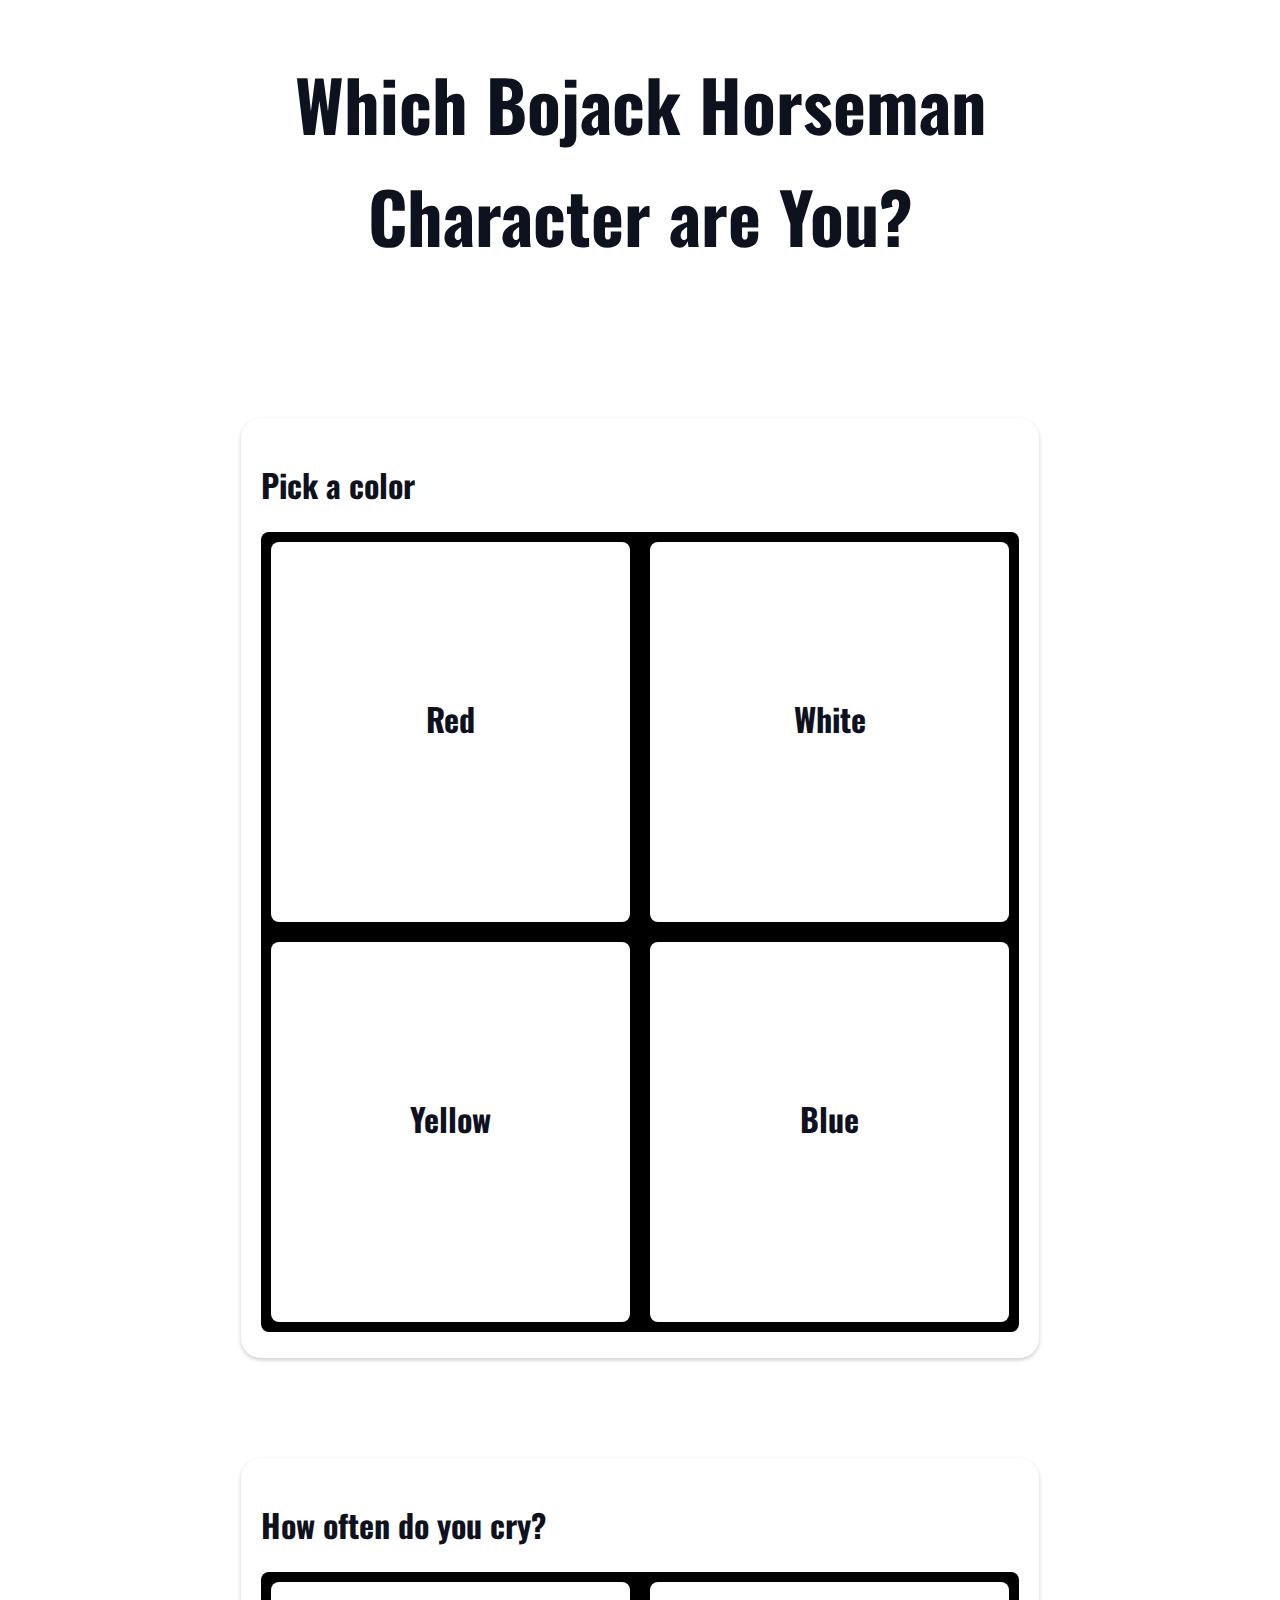
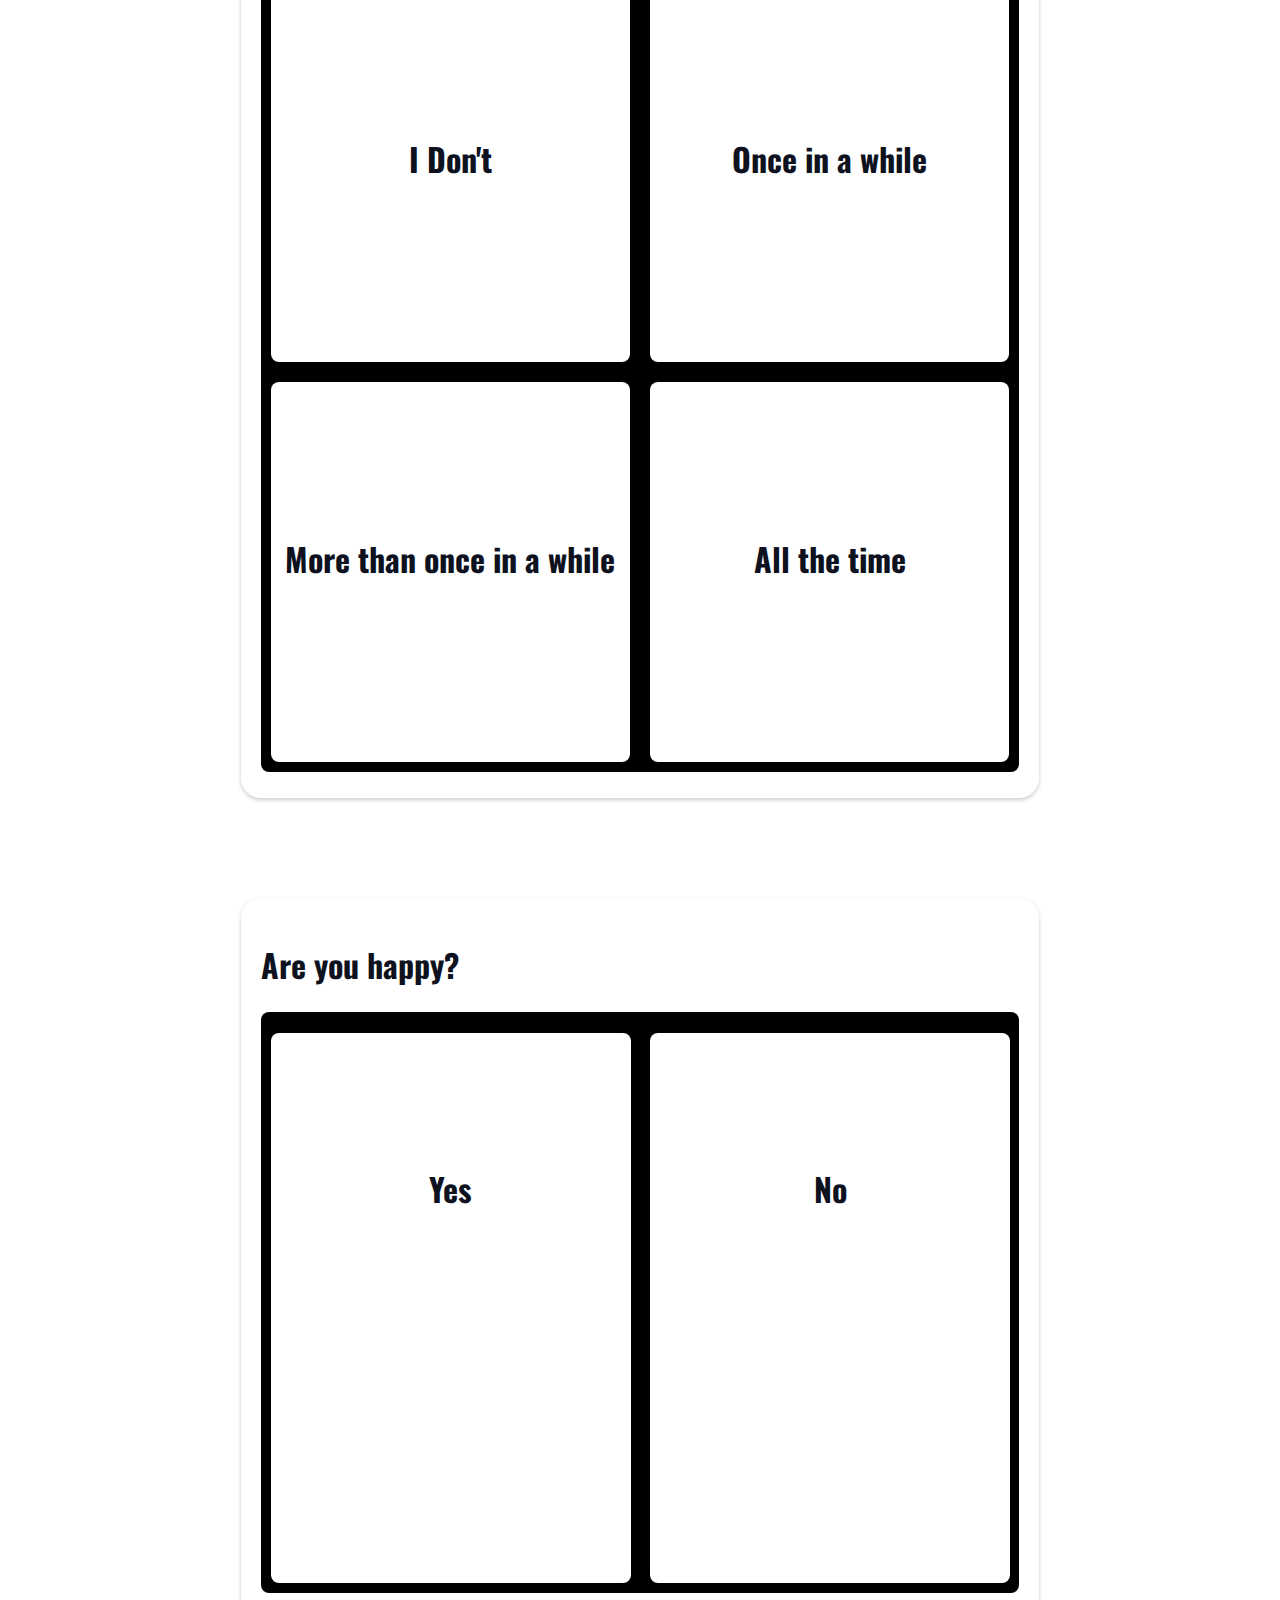
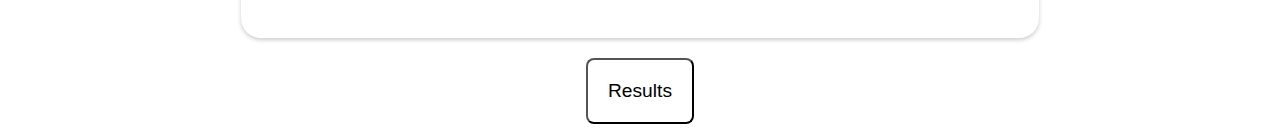
<file: index.html>
<!DOCTYPE html>
<html>

<head>
    <title>INT: Unit 4 Quiz Project</title>
    <link href="https://fonts.googleapis.com/css2?family=Oswald&display=swap" rel="stylesheet">
    <link href="style.css" rel="stylesheet">
    <script defer src="script.js"></script>
</head>

<body>
    <div class="title">
        <h1>
            Which Bojack Horseman <br>
            Character are You?
        </h1>
    </div>
    <div class="quiz">
        <!-- fake questions -->
        <div class="questions" id="first">
            <h1>Pick a color</h1>
            <div class="topHalf">
                <div class="choice" id="fake1">
                    <h1 id="" class="answerChoiceH1">Red</h1>
                </div>
                <div class="choice" id="fake2">
                    <h1 id="" class="answerChoiceH1">White</h1>
                </div>
            </div>
            <div class="bottomHalf">
                <div class="choice" id="fake3">
                    <h1 id="" class="answerChoiceH1">Yellow</h1>
                </div>
                <div class="choice" id="fake4">
                    <h1 id="" class="answerChoiceH1">Blue</h1>
                </div>
            </div>
        </div>

        <!-- first Question -->
        <div class="questions" id="first">
            <h1>How often do you cry?</h1>
            <div class="topHalf">
                <div class="choice firstChoice" id="one-one">
                    <h1 id="zeroSiblings" class="answerChoiceH1">I Don't</h1>
                </div>
                <div class="choice secondChoice" id="one-two">
                    <h1 id="oneSibling" class="answerChoiceH1">Once in a while</h1>
                </div>
            </div>
            <div class="bottomHalf">
                <div class="choice thirdChoice" id="one-three">
                    <h1 id="twoSiblings" class="answerChoiceH1">More than once in a while</h1>
                </div>
                <div class="choice fourthChoice" id="one-four">
                    <h1 id="threePlusSiblings" class="answerChoiceH1">All the time</h1>
                </div>
            </div>
        </div>
        <!-- second Question -->
        <div class="questions" id="second">
            <h1>Are you happy?</h1>
            <div class="anotherOne">
                <div class="leftHalf">
                    <div class="choice firstChoice two" id="two-one">
                        <h1 id="yesHappy" class="answerChoiceH1">Yes</h1>
                    </div>
                </div>
                <div class="rightHalf">
                    <div class="choice secondChoice two" id="two-two">
                        <h1 id="noHappy" class="answerChoiceH1">No</h1>
                    </div>
                </div>
            </div>
        </div>

        <div>
            <button id="resultButton" type="button">
                Results
            </button>
        </div>
    </div>
</body>

</html>
</file>
<file: style.css>
/* General body styling */
body {
    font-family: 'Oswald', sans-serif;
    /* background-color: #f4f4f4; */
    color: #0E121F;
    line-height: 1.6;

}

/* Title section styling */
.title h1 {
    text-align: center;
    color: #0E121F;
    font-size: 70px;
}

.quiz {
    display: flex;
    flex-direction: column;
    justify-content: center;
    align-items: center;
}

.questions {
    display: flex;
    flex-direction: column;
    width: 60%;
    height: 900px;
    background: white;
    margin-top: 100px;
    padding: 20px;
    border-radius: 20px;
    box-shadow: 0 2px 4px rgba(0, 0, 0, .2);
}

.choice {
    height: 380px;
    background: white;
    margin: 10px;
    width: 50%;
    border-radius: 8px;
    text-align: center;
}

.choice:hover {
    transition: transform .25s;
    transform: scale(1.05);
    cursor: pointer;
}

.topHalf {
    display: flex;
    background-color: black;
    border-radius: 8px 8px 0px 0px;
}

.bottomHalf {
    display: flex;
    background-color: black;
    border-radius: 0px 0px 8px 8px;
}

.answerChoiceH1 {
    padding-top: 130px;
}

#second {
    display: flex;
    flex-direction: column;
    height: 700px;
    /* delete colors */
}

.anotherOne {
    display: flex;
    flex-direction: row;
}

.leftHalf {
    width: 50%;
    background-color: black;
    border-radius: 8px 0px 0px 8px;
}

.rightHalf {
    width: 50%;
    background-color: black;
    border-radius: 0px 8px 8px 0px;

}

.two {
    height: 550px;
}

#two-one {
    width: 95%;
    background-color: white;
}

#two-two {
    width: 95%;
    background-color: white;
}









#resultButton {
    background-color: white;
    text-align: center;
    padding: 20px;
    margin-top: 20px;
    border-radius: 8px;
    font-size: 1.2em;
}
#resultButton:hover {
    cursor: pointer;
    transition: transform .15s;
    transform: scale(1.10);
    
}
</file>
